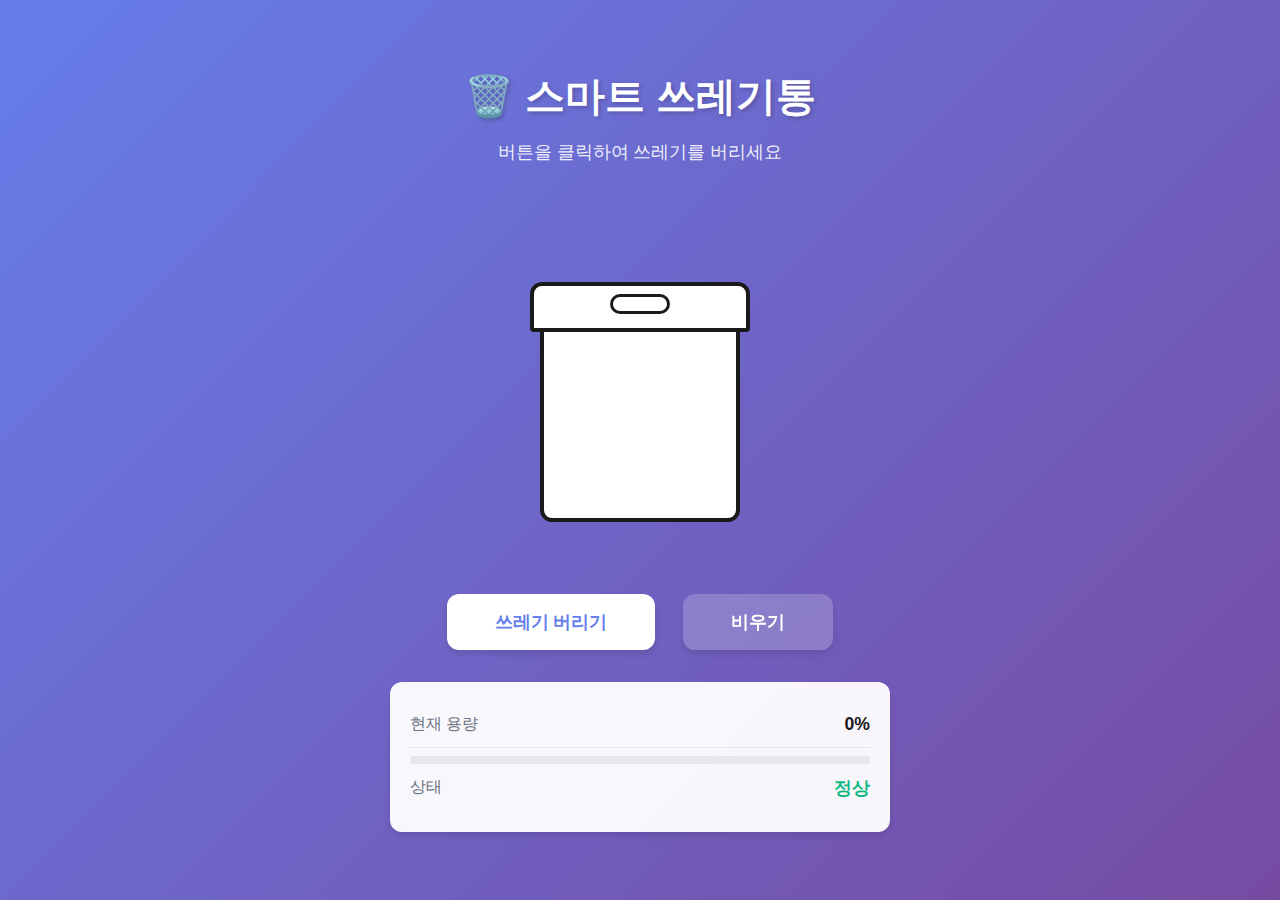
<file: trash-animation-new/index.html>
<!DOCTYPE html>
<html lang="ko">
<head>
  <meta charset="UTF-8">
  <meta name="viewport" content="width=device-width, initial-scale=1.0">
  <title>스마트 쓰레기통</title>
  <style>
    * {
      margin: 0;
      padding: 0;
      box-sizing: border-box;
    }

    body {
      font-family: -apple-system, BlinkMacSystemFont, 'Segoe UI', Roboto, sans-serif;
      background: linear-gradient(135deg, #667eea 0%, #764ba2 100%);
      min-height: 100vh;
      display: flex;
      align-items: center;
      justify-content: center;
      padding: 20px;
    }

    .container {
      text-align: center;
      max-width: 500px;
      width: 100%;
    }

    h1 {
      color: white;
      font-size: 2.5rem;
      margin-bottom: 1rem;
      text-shadow: 2px 2px 4px rgba(0, 0, 0, 0.2);
    }

    .subtitle {
      color: rgba(255, 255, 255, 0.9);
      font-size: 1.1rem;
      margin-bottom: 3rem;
    }

    .trash-can-container {
      position: relative;
      width: 280px;
      height: 350px;
      margin: 0 auto 2rem;
    }

    /* 쓰레기통 본체 */
    .trash-can {
      position: absolute;
      bottom: 0;
      left: 50%;
      transform: translateX(-50%);
      width: 200px;
      height: 280px;
      transition: transform 0.3s ease;
    }

    .trash-can.shake {
      animation: shake 0.5s ease;
    }

    @keyframes shake {
      0%, 100% { transform: translateX(-50%) rotate(0deg); }
      25% { transform: translateX(-50%) rotate(-3deg); }
      75% { transform: translateX(-50%) rotate(3deg); }
    }

    /* 쓰레기통 몸체 */
    .trash-body {
      position: relative;
      width: 100%;
      height: 240px;
      background: white;
      border: 4px solid #1a1a1a;
      border-radius: 8px 8px 12px 12px;
      overflow: hidden;
    }

    /* 쓰레기 내용물 */
    .trash-fill {
      position: absolute;
      bottom: 0;
      left: 0;
      right: 0;
      background: linear-gradient(180deg, #9ca3af 0%, #6b7280 100%);
      transition: height 0.6s cubic-bezier(0.4, 0, 0.2, 1);
      border-radius: 0 0 8px 8px;
    }

    /* 쓰레기 표면 텍스처 */
    .trash-surface {
      position: absolute;
      top: 0;
      left: 0;
      right: 0;
      height: 30px;
      background: repeating-linear-gradient(
        45deg,
        transparent,
        transparent 10px,
        rgba(0, 0, 0, 0.1) 10px,
        rgba(0, 0, 0, 0.1) 20px
      );
      border-radius: 50% 50% 0 0;
    }

    /* 쓰레기통 뚜껑 */
    .trash-lid {
      position: absolute;
      top: 0;
      left: 50%;
      transform: translateX(-50%);
      width: 220px;
      height: 50px;
      background: white;
      border: 4px solid #1a1a1a;
      border-radius: 12px 12px 4px 4px;
      transform-origin: bottom center;
      transition: transform 0.4s cubic-bezier(0.4, 0, 0.2, 1);
      z-index: 10;
    }

    .trash-lid.open {
      transform: translateX(-50%) rotateX(-45deg) translateY(-10px);
    }

    /* 뚜껑 손잡이 */
    .lid-handle {
      position: absolute;
      top: 8px;
      left: 50%;
      transform: translateX(-50%);
      width: 60px;
      height: 20px;
      background: white;
      border: 3px solid #1a1a1a;
      border-radius: 10px;
    }

    /* 뚜껑 열림 표시 라인 */
    .lid-shine {
      position: absolute;
      top: 5px;
      left: 20px;
      right: 20px;
      display: none;
    }

    .lid-shine.active {
      display: block;
      animation: shine 0.4s ease;
    }

    @keyframes shine {
      0%, 100% { opacity: 0; }
      50% { opacity: 1; }
    }

    /* 냄새 표시 */
    .odor-lines {
      position: absolute;
      top: -60px;
      left: 50%;
      transform: translateX(-50%);
      opacity: 0;
      transition: opacity 0.3s ease;
    }

    .odor-lines.visible {
      opacity: 1;
      animation: float 2s ease-in-out infinite;
    }

    @keyframes float {
      0%, 100% { transform: translateX(-50%) translateY(0); }
      50% { transform: translateX(-50%) translateY(-10px); }
    }

    /* 떨어지는 쓰레기 */
    .falling-trash {
      position: absolute;
      top: -50px;
      left: 50%;
      transform: translateX(-50%);
      width: 40px;
      height: 40px;
      background: #6b7280;
      border: 3px solid #1a1a1a;
      border-radius: 8px;
      opacity: 0;
      pointer-events: none;
    }

    .falling-trash.active {
      animation: fall 0.8s cubic-bezier(0.4, 0, 0.6, 1) forwards;
    }

    @keyframes fall {
      0% {
        opacity: 1;
        top: -50px;
        transform: translateX(-50%) rotate(0deg);
      }
      70% {
        opacity: 1;
        top: 180px;
        transform: translateX(-50%) rotate(360deg);
      }
      100% {
        opacity: 0;
        top: 200px;
        transform: translateX(-50%) rotate(360deg) scale(0.5);
      }
    }

    /* 경고 아이콘 */
    .warning-icon {
      position: absolute;
      bottom: -20px;
      right: 20px;
      opacity: 0;
      transition: opacity 0.3s ease;
    }

    .warning-icon.visible {
      opacity: 1;
      animation: pulse 1.5s ease-in-out infinite;
    }

    @keyframes pulse {
      0%, 100% { transform: scale(1); }
      50% { transform: scale(1.1); }
    }

    /* 버튼 */
    .button {
      background: white;
      color: #667eea;
      border: none;
      padding: 16px 48px;
      font-size: 1.1rem;
      font-weight: 600;
      border-radius: 12px;
      cursor: pointer;
      box-shadow: 0 4px 6px rgba(0, 0, 0, 0.1);
      transition: all 0.3s ease;
      margin: 0 8px;
    }

    .button:hover {
      transform: translateY(-2px);
      box-shadow: 0 6px 12px rgba(0, 0, 0, 0.15);
    }

    .button:active {
      transform: translateY(0);
    }

    .button:disabled {
      opacity: 0.5;
      cursor: not-allowed;
    }

    .button.secondary {
      background: rgba(255, 255, 255, 0.2);
      color: white;
      backdrop-filter: blur(10px);
    }

    /* 상태 표시 */
    .status {
      background: rgba(255, 255, 255, 0.95);
      padding: 20px;
      border-radius: 12px;
      margin-top: 2rem;
      box-shadow: 0 4px 6px rgba(0, 0, 0, 0.1);
    }

    .status-item {
      display: flex;
      justify-content: space-between;
      align-items: center;
      padding: 12px 0;
      border-bottom: 1px solid #e5e7eb;
    }

    .status-item:last-child {
      border-bottom: none;
    }

    .status-label {
      color: #6b7280;
      font-weight: 500;
    }

    .status-value {
      color: #1a1a1a;
      font-weight: 600;
      font-size: 1.1rem;
    }

    .progress-bar {
      width: 100%;
      height: 8px;
      background: #e5e7eb;
      border-radius: 4px;
      overflow: hidden;
      margin-top: 8px;
    }

    .progress-fill {
      height: 100%;
      background: linear-gradient(90deg, #667eea 0%, #764ba2 100%);
      transition: width 0.6s cubic-bezier(0.4, 0, 0.2, 1);
      border-radius: 4px;
    }

    .buttons {
      display: flex;
      justify-content: center;
      flex-wrap: wrap;
      gap: 12px;
    }

    @media (max-width: 640px) {
      h1 {
        font-size: 2rem;
      }

      .trash-can-container {
        width: 240px;
        height: 300px;
      }

      .trash-can {
        width: 160px;
        height: 240px;
      }

      .trash-body {
        height: 200px;
      }

      .trash-lid {
        width: 180px;
        height: 40px;
      }

      .button {
        padding: 12px 32px;
        font-size: 1rem;
      }
    }
  </style>
</head>
<body>
  <div class="container">
    <h1>🗑️ 스마트 쓰레기통</h1>
    <p class="subtitle">버튼을 클릭하여 쓰레기를 버리세요</p>

    <div class="trash-can-container">
      <!-- 떨어지는 쓰레기 -->
      <div class="falling-trash" id="fallingTrash"></div>

      <!-- 냄새 표시 -->
      <svg class="odor-lines" id="odorLines" width="80" height="60" viewBox="0 0 80 60">
        <path d="M 20 50 Q 20 30, 25 20" stroke="#9ca3af" stroke-width="3" fill="none" stroke-linecap="round"/>
        <path d="M 40 50 Q 40 25, 45 10" stroke="#9ca3af" stroke-width="3" fill="none" stroke-linecap="round"/>
        <path d="M 60 50 Q 60 30, 55 20" stroke="#9ca3af" stroke-width="3" fill="none" stroke-linecap="round"/>
      </svg>

      <!-- 쓰레기통 -->
      <div class="trash-can" id="trashCan">
        <!-- 뚜껑 -->
        <div class="trash-lid" id="trashLid">
          <div class="lid-handle"></div>
          <svg class="lid-shine" id="lidShine" width="180" height="10" viewBox="0 0 180 10">
            <line x1="20" y1="5" x2="50" y2="5" stroke="#1a1a1a" stroke-width="2" stroke-linecap="round"/>
            <line x1="130" y1="5" x2="160" y2="5" stroke="#1a1a1a" stroke-width="2" stroke-linecap="round"/>
          </svg>
        </div>

        <!-- 몸체 -->
        <div class="trash-body">
          <div class="trash-fill" id="trashFill">
            <div class="trash-surface"></div>
          </div>
        </div>

        <!-- 경고 아이콘 -->
        <svg class="warning-icon" id="warningIcon" width="50" height="50" viewBox="0 0 50 50">
          <path d="M 25 5 L 45 40 L 5 40 Z" fill="#fbbf24" stroke="#1a1a1a" stroke-width="3"/>
          <text x="25" y="35" text-anchor="middle" font-size="24" font-weight="bold" fill="#1a1a1a">!</text>
        </svg>
      </div>
    </div>

    <div class="buttons">
      <button class="button" id="addTrashBtn" onclick="addTrash()">
        쓰레기 버리기
      </button>
      <button class="button secondary" id="emptyBtn" onclick="emptyTrash()">
        비우기
      </button>
    </div>

    <div class="status">
      <div class="status-item">
        <span class="status-label">현재 용량</span>
        <span class="status-value" id="fillLevel">0%</span>
      </div>
      <div class="progress-bar">
        <div class="progress-fill" id="progressFill"></div>
      </div>
      <div class="status-item">
        <span class="status-label">상태</span>
        <span class="status-value" id="statusText">정상</span>
      </div>
    </div>
  </div>

  <script>
    let fillPercentage = 0;
    const maxFill = 100;
    const fillIncrement = 15;

    const trashCan = document.getElementById('trashCan');
    const trashLid = document.getElementById('trashLid');
    const trashFill = document.getElementById('trashFill');
    const fallingTrash = document.getElementById('fallingTrash');
    const odorLines = document.getElementById('odorLines');
    const warningIcon = document.getElementById('warningIcon');
    const lidShine = document.getElementById('lidShine');
    const addTrashBtn = document.getElementById('addTrashBtn');
    const fillLevel = document.getElementById('fillLevel');
    const statusText = document.getElementById('statusText');
    const progressFill = document.getElementById('progressFill');

    function addTrash() {
      if (fillPercentage >= maxFill) {
        alert('쓰레기통이 가득 찼습니다! 비워주세요.');
        return;
      }

      // 버튼 비활성화
      addTrashBtn.disabled = true;

      // 뚜껑 열기
      trashLid.classList.add('open');
      lidShine.classList.add('active');

      // 쓰레기 떨어지기
      setTimeout(() => {
        fallingTrash.classList.add('active');
      }, 200);

      // 쓰레기통 흔들림
      setTimeout(() => {
        trashCan.classList.add('shake');
        fallingTrash.classList.remove('active');
      }, 800);

      // 채우기
      setTimeout(() => {
        fillPercentage = Math.min(fillPercentage + fillIncrement, maxFill);
        updateTrashCan();
        trashCan.classList.remove('shake');
      }, 1300);

      // 뚜껑 닫기
      setTimeout(() => {
        trashLid.classList.remove('open');
        lidShine.classList.remove('active');
        addTrashBtn.disabled = false;
      }, 1600);
    }

    function emptyTrash() {
      fillPercentage = 0;
      updateTrashCan();
    }

    function updateTrashCan() {
      // 높이 업데이트
      const fillHeight = (fillPercentage / maxFill) * 200; // 200px = trash-body height
      trashFill.style.height = fillHeight + 'px';

      // 퍼센트 표시
      fillLevel.textContent = fillPercentage + '%';
      progressFill.style.width = fillPercentage + '%';

      // 냄새 표시 (60% 이상)
      if (fillPercentage >= 60) {
        odorLines.classList.add('visible');
      } else {
        odorLines.classList.remove('visible');
      }

      // 경고 표시 (80% 이상)
      if (fillPercentage >= 80) {
        warningIcon.classList.add('visible');
        statusText.textContent = '⚠️ 거의 가득참';
        statusText.style.color = '#f59e0b';
      } else if (fillPercentage >= 60) {
        warningIcon.classList.remove('visible');
        statusText.textContent = '주의 필요';
        statusText.style.color = '#f59e0b';
      } else {
        warningIcon.classList.remove('visible');
        statusText.textContent = '정상';
        statusText.style.color = '#10b981';
      }

      // 가득 참
      if (fillPercentage >= maxFill) {
        statusText.textContent = '🚨 가득참';
        statusText.style.color = '#ef4444';
      }
    }

    // 초기화
    updateTrashCan();
  </script>
</body>
</html>
</file>
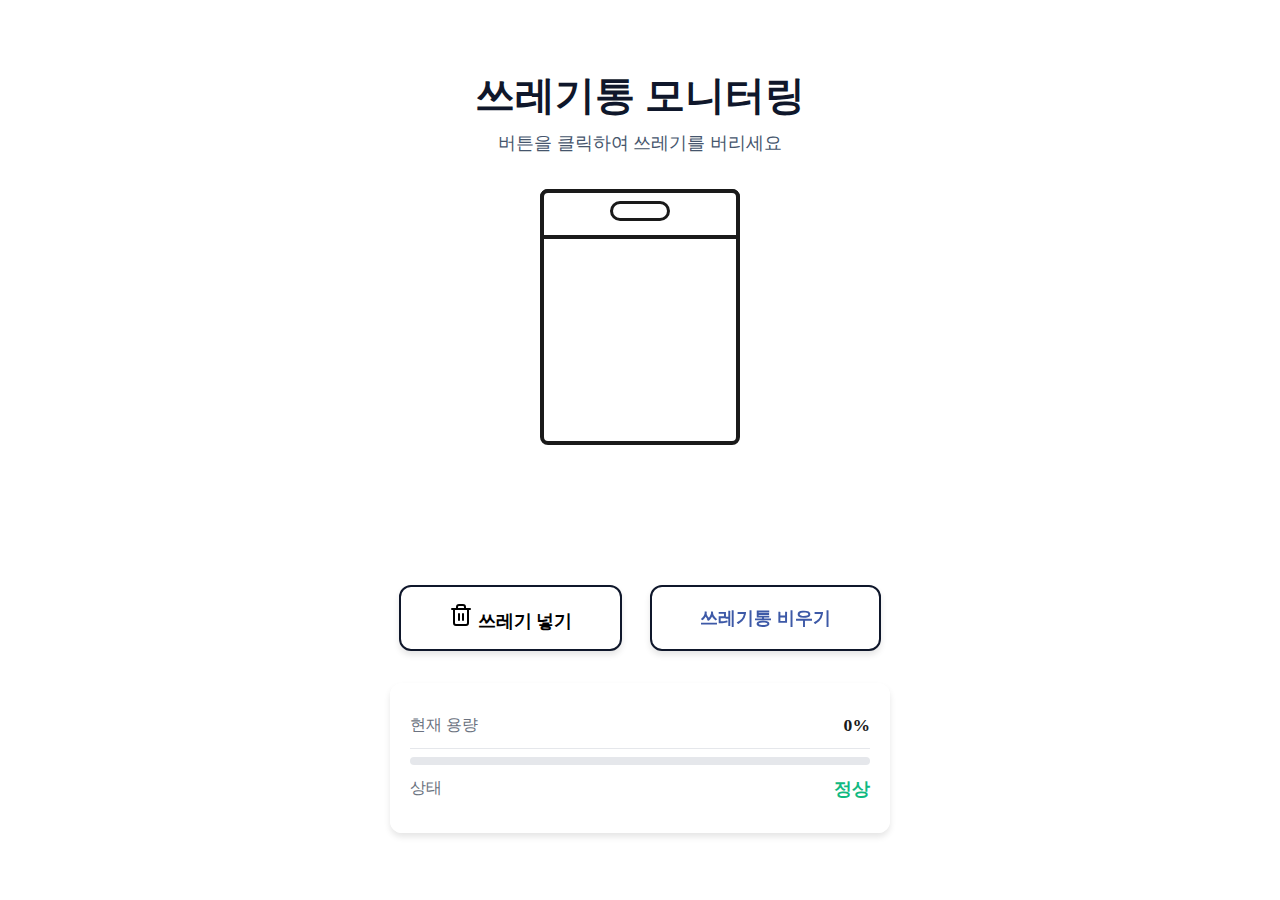
<file: trash-animation/index.html>
<!DOCTYPE html>
<html lang="ko">
<head>
  <meta charset="UTF-8">
  <meta name="viewport" content="width=device-width, initial-scale=1.0">
  <title>스마트 쓰레기통</title>
  <style>
    * {
      margin: 0;
      padding: 0;
      box-sizing: border-box;
    }

    body {
      /* font-family: -apple-system, BlinkMacSystemFont, 'Segoe UI', Roboto, sans-serif; */
      /* background: linear-gradient(135deg, #667eea 0%, #764ba2 100%); */
      min-height: 100vh;
      display: flex;
      align-items: center;
      justify-content: center;
      padding: 20px;
    }

    .container {
      text-align: center;
      max-width: 500px;
      width: 100%;
    }

    h1 {
      color: white;
      font-size: 2.5rem;
      /* margin-bottom: 1rem; */
      margin-bottom: 8px;
      color: #0f172b;
    }

    .subtitle {
      color: #45556c;
      font-size: 1.1rem;
      margin-bottom: 3rem;
    }

    .trash-can-container {
      position: relative;
      width: 280px;
      height: 350px;
      margin: 0 auto 2rem;
    }

    /* 쓰레기통 본체 */
    .trash-can {
      position: absolute;
      bottom: 24%;
      left: 50%;
      transform: translateX(-50%);
      width: 200px;
      height: 280px;
      transition: transform 0.3s ease;
    }

    .trash-can.shake {
      animation: shake 0.5s ease;
    }

    @keyframes shake {
      0%, 100% { transform: translateX(-50%) rotate(0deg); }
      25% { transform: translateX(-50%) rotate(-3deg); }
      75% { transform: translateX(-50%) rotate(3deg); }
    }

    /* 쓰레기통 몸체 */
    .trash-body {
      position: relative;
      width: 100%;
      height: 256px;
      background: white;
      border: 4px solid #1a1a1a;
      border-radius: 8px;
      overflow: hidden;
    }

    /* 쓰레기 내용물 */
    .trash-fill {
      position: absolute;
      bottom: 0;
      left: 0;
      right: 0;
      background: linear-gradient(180deg, #9ca3af 0%, #6b7280 100%);
      transition: height 0.6s cubic-bezier(0.4, 0, 0.2, 1);
      border-radius: 0 0 8px 8px;
    }

    /* 쓰레기 표면 텍스처 */
    .trash-surface {
      position: absolute;
      top: 0;
      left: 0;
      right: 0;
      height: 30px;
      background: repeating-linear-gradient(
        45deg,
        transparent,
        transparent 10px,
        rgba(0, 0, 0, 0.1) 10px,
        rgba(0, 0, 0, 0.1) 20px
      );
      border-radius: 50% 50% 0 0;
    }

    /* 쓰레기통 뚜껑 */
    .trash-lid {
      position: absolute;
      top: 0;
      left: 50%;
      transform: translateX(-50%);
      width: 100%;
      height: 50px;
      background: white;
      border: 4px solid #1a1a1a;
      border-radius: 8px 8px 0px 0px;
      transform-origin: bottom center;
      transition: transform 0.4s cubic-bezier(0.4, 0, 0.2, 1);
      z-index: 10;
    }

    .trash-lid.open {
      transform: translateX(-50%) rotateX(-45deg) translateY(-10px);
    }

    /* 뚜껑 손잡이 */
    .lid-handle {
      position: absolute;
      top: 8px;
      left: 50%;
      transform: translateX(-50%);
      width: 60px;
      height: 20px;
      background: white;
      border: 3px solid #1a1a1a;
      border-radius: 10px;
    }

    /* 뚜껑 열림 표시 라인 */
    .lid-shine {
      position: absolute;
      top: 5px;
      left: 20px;
      right: 20px;
      display: none;
    }

    .lid-shine.active {
      display: block;
      animation: shine 0.4s ease;
    }

    @keyframes shine {
      0%, 100% { opacity: 0; }
      50% { opacity: 1; }
    }

    /* 냄새 표시 */
    .odor-lines {
      position: absolute;
      top: -60px;
      left: 50%;
      transform: translateX(-50%);
      opacity: 0;
      transition: opacity 0.3s ease;
    }

    .odor-lines.visible {
      opacity: 1;
      animation: float 2s ease-in-out infinite;
    }

    @keyframes float {
      0%, 100% { transform: translateX(-50%) translateY(0); }
      50% { transform: translateX(-50%) translateY(-10px); }
    }

    /* 떨어지는 쓰레기 */
    .falling-trash {
      position: absolute;
      top: -50px;
      left: 50%;
      transform: translateX(-50%);
      width: 40px;
      height: 40px;
      background: #6b7280;
      border: 3px solid #1a1a1a;
      border-radius: 8px;
      opacity: 0;
      pointer-events: none;
    }

    .falling-trash.active {
      animation: fall 0.8s cubic-bezier(0.4, 0, 0.6, 1) forwards;
    }

    @keyframes fall {
      0% {
        opacity: 1;
        top: -50px;
        transform: translateX(-50%) rotate(0deg);
      }
      70% {
        opacity: 1;
        top: 180px;
        transform: translateX(-50%) rotate(360deg);
      }
      100% {
        opacity: 0;
        top: 200px;
        transform: translateX(-50%) rotate(360deg) scale(0.5);
      }
    }

    /* 경고 아이콘 */
    .warning-icon {
      position: absolute;
      bottom: -20px;
      right: 20px;
      opacity: 0;
      transition: opacity 0.3s ease;
    }

    .warning-icon.visible {
      opacity: 1;
      animation: pulse 1.5s ease-in-out infinite;
    }

    @keyframes pulse {
      0%, 100% { transform: scale(1); }
      50% { transform: scale(1.1); }
    }

    /* 버튼 */
    .button {
      border: none;
      padding: 16px 48px;
      font-size: 1.1rem;
      font-weight: 600;
      border-radius: 12px;
      cursor: pointer;
      box-shadow: 0 4px 6px rgba(0, 0, 0, 0.1);
      transition: all 0.3s ease;
      margin: 0 8px;
      border: 2px solid #0f172b;
    }

    .button:hover {
      transform: translateY(-2px);
      box-shadow: 0 6px 12px rgba(0, 0, 0, 0.15);
    }

    .button:active {
      transform: translateY(0);
    }

    .button:first-child{
      background: white;

    }

    .button:disabled {
      opacity: 0.5;
      cursor: not-allowed;
    }

    .button.secondary {
      background: white;
      /* background: rgba(255, 255, 255, 0.2); */
      color: #3d59a7;
      backdrop-filter: blur(10px);
    }

    /* 상태 표시 */
    .status {
      background: rgba(255, 255, 255, 0.95);
      padding: 20px;
      border-radius: 12px;
      margin-top: 2rem;
      box-shadow: 0 4px 6px rgba(0, 0, 0, 0.1);
    }

    .status-item {
      display: flex;
      justify-content: space-between;
      align-items: center;
      padding: 12px 0;
      border-bottom: 1px solid #e5e7eb;
    }

    .status-item:last-child {
      border-bottom: none;
    }

    .status-label {
      color: #6b7280;
      font-weight: 500;
    }

    .status-value {
      color: #1a1a1a;
      font-weight: 600;
      font-size: 1.1rem;
    }

    .progress-bar {
      width: 100%;
      height: 8px;
      background: #e5e7eb;
      border-radius: 4px;
      overflow: hidden;
      margin-top: 8px;
    }

    .progress-fill {
      height: 100%;
      /* background: linear-gradient(90deg, #667eea 0%, #764ba2 100%); */
      transition: width 0.6s cubic-bezier(0.4, 0, 0.2, 1);
      border-radius: 4px;
    }

    .buttons {
      display: flex;
      justify-content: center;
      flex-wrap: wrap;
      gap: 12px;
    }

    @media (max-width: 640px) {
      h1 {
        font-size: 2rem;
      }

      .trash-can-container {
        width: 240px;
        height: 300px;
      }

      .trash-can {
        width: 160px;
        height: 240px;
      }

      .trash-body {
        height: 200px;
      }

      .trash-lid {
        width: 180px;
        height: 40px;
      }

      .button {
        padding: 12px 32px;
        font-size: 1rem;
      }
    }
  </style>
</head>
<body>
  <div class="container">
    <h1>쓰레기통 모니터링</h1>
    <p class="subtitle">버튼을 클릭하여 쓰레기를 버리세요</p>

    <div class="trash-can-container">
      <!-- 떨어지는 쓰레기 -->
      <div class="falling-trash" id="fallingTrash"></div>

      <!-- 냄새 표시 -->
      <svg class="odor-lines" id="odorLines" width="80" height="60" viewBox="0 0 80 60">
        <path d="M 20 50 Q 20 30, 25 20" stroke="#9ca3af" stroke-width="3" fill="none" stroke-linecap="round"/>
        <path d="M 40 50 Q 40 25, 45 10" stroke="#9ca3af" stroke-width="3" fill="none" stroke-linecap="round"/>
        <path d="M 60 50 Q 60 30, 55 20" stroke="#9ca3af" stroke-width="3" fill="none" stroke-linecap="round"/>
      </svg>

      <!-- 쓰레기통 -->
      <div class="trash-can" id="trashCan">
        <!-- 뚜껑 -->
        <div class="trash-lid" id="trashLid">
          <div class="lid-handle"></div>
          <svg class="lid-shine" id="lidShine" width="180" height="10" viewBox="0 0 180 10">
            <line x1="20" y1="5" x2="50" y2="5" stroke="#1a1a1a" stroke-width="2" stroke-linecap="round"/>
            <line x1="130" y1="5" x2="160" y2="5" stroke="#1a1a1a" stroke-width="2" stroke-linecap="round"/>
          </svg>
        </div>

        <!-- 몸체 -->
        <div class="trash-body">
          <div class="trash-fill" id="trashFill">
            <div class="trash-surface"></div>
          </div>
        </div>
        
        
        <!-- 경고 아이콘 -->
        <svg class="warning-icon" id="warningIcon" width="50" height="50" viewBox="0 0 50 50">
          <path d="M 25 5 L 45 40 L 5 40 Z" fill="#fbbf24" stroke="#1a1a1a" stroke-width="3"/>
          <text x="25" y="35" text-anchor="middle" font-size="24" font-weight="bold" fill="#1a1a1a">!</text>
        </svg>
      </div>
    </div>

    <div class="buttons">
      <button class="button" id="addTrashBtn" onclick="addTrash()">
        <svg  width="24" height="24" viewBox="0 0 24 24" fill="none" stroke="currentColor" stroke-width="2" stroke-linecap="round" stroke-linejoin="round" class="lucide lucide-trash2 mr-2 h-5 w-5">
          <path d="M3 6h18"></path>
          <path d="M19 6v14c0 1-1 2-2 2H7c-1 0-2-1-2-2V6"></path>
          <path d="M8 6V4c0-1 1-2 2-2h4c1 0 2 1 2 2v2"></path>
          <line x1="10" x2="10" y1="11" y2="17"></line><line x1="14" x2="14" y1="11" y2="17"></line>
        </svg>
        쓰레기 넣기
      </button>
      <button class="button secondary" id="emptyBtn" onclick="emptyTrash()">
        쓰레기통 비우기
      </button>
    </div>

    <div class="status">
      <div class="status-item">
        <span class="status-label">현재 용량</span>
        <span class="status-value" id="fillLevel">0%</span>
      </div>
      <div class="progress-bar">
        <div class="progress-fill" id="progressFill"></div>
      </div>
      <div class="status-item">
        <span class="status-label">상태</span>
        <span class="status-value" id="statusText">정상</span>
      </div>
    </div>
  </div>

  <script>
    let fillPercentage = 0;
    const maxFill = 100;
    const fillIncrement = 15;

    const trashCan = document.getElementById('trashCan');
    const trashLid = document.getElementById('trashLid');
    const trashFill = document.getElementById('trashFill');
    const fallingTrash = document.getElementById('fallingTrash');
    const odorLines = document.getElementById('odorLines');
    const warningIcon = document.getElementById('warningIcon');
    const lidShine = document.getElementById('lidShine');
    const addTrashBtn = document.getElementById('addTrashBtn');
    const fillLevel = document.getElementById('fillLevel');
    const statusText = document.getElementById('statusText');
    const progressFill = document.getElementById('progressFill');

    function addTrash() {
      if (fillPercentage >= maxFill) {
        alert('쓰레기통이 가득 찼습니다! 비워주세요.');
        return;
      }

      // 버튼 비활성화
      addTrashBtn.disabled = true;

      // 뚜껑 열기
      trashLid.classList.add('open');
      lidShine.classList.add('active');

      // 쓰레기 떨어지기
      setTimeout(() => {
        fallingTrash.classList.add('active');
      }, 200);

      // 쓰레기통 흔들림
      setTimeout(() => {
        trashCan.classList.add('shake');
        fallingTrash.classList.remove('active');
      }, 800);

      // 채우기
      setTimeout(() => {
        fillPercentage = Math.min(fillPercentage + fillIncrement, maxFill);
        updateTrashCan();
        trashCan.classList.remove('shake');
      }, 1300);

      // 뚜껑 닫기
      setTimeout(() => {
        trashLid.classList.remove('open');
        lidShine.classList.remove('active');
        addTrashBtn.disabled = false;
      }, 1600);
    }

    function emptyTrash() {
      fillPercentage = 0;
      updateTrashCan();
    }

    function updateTrashCan() {
      // 높이 업데이트
      const fillHeight = (fillPercentage / maxFill) * 200; // 200px = trash-body height
      trashFill.style.height = fillHeight + 'px';

      // 퍼센트 표시
      fillLevel.textContent = fillPercentage + '%';
      progressFill.style.width = fillPercentage + '%';

      // 냄새 표시 (60% 이상)
      if (fillPercentage >= 60) {
        odorLines.classList.add('visible');
      } else {
        odorLines.classList.remove('visible');
      }

      // 경고 표시 (80% 이상)
      if (fillPercentage >= 80) {
        warningIcon.classList.add('visible');
        statusText.textContent = '⚠️ 거의 가득참';
        statusText.style.color = '#f59e0b';
      } else if (fillPercentage >= 60) {
        warningIcon.classList.remove('visible');
        statusText.textContent = '주의 필요';
        statusText.style.color = '#f59e0b';
      } else {
        warningIcon.classList.remove('visible');
        statusText.textContent = '정상';
        statusText.style.color = '#10b981';
      }

      // 가득 참
      if (fillPercentage >= maxFill) {
        statusText.textContent = '🚨 가득참';
        statusText.style.color = '#ef4444';
      }
    }

    // 초기화
    updateTrashCan();
  </script>
</body>
</html>
</file>
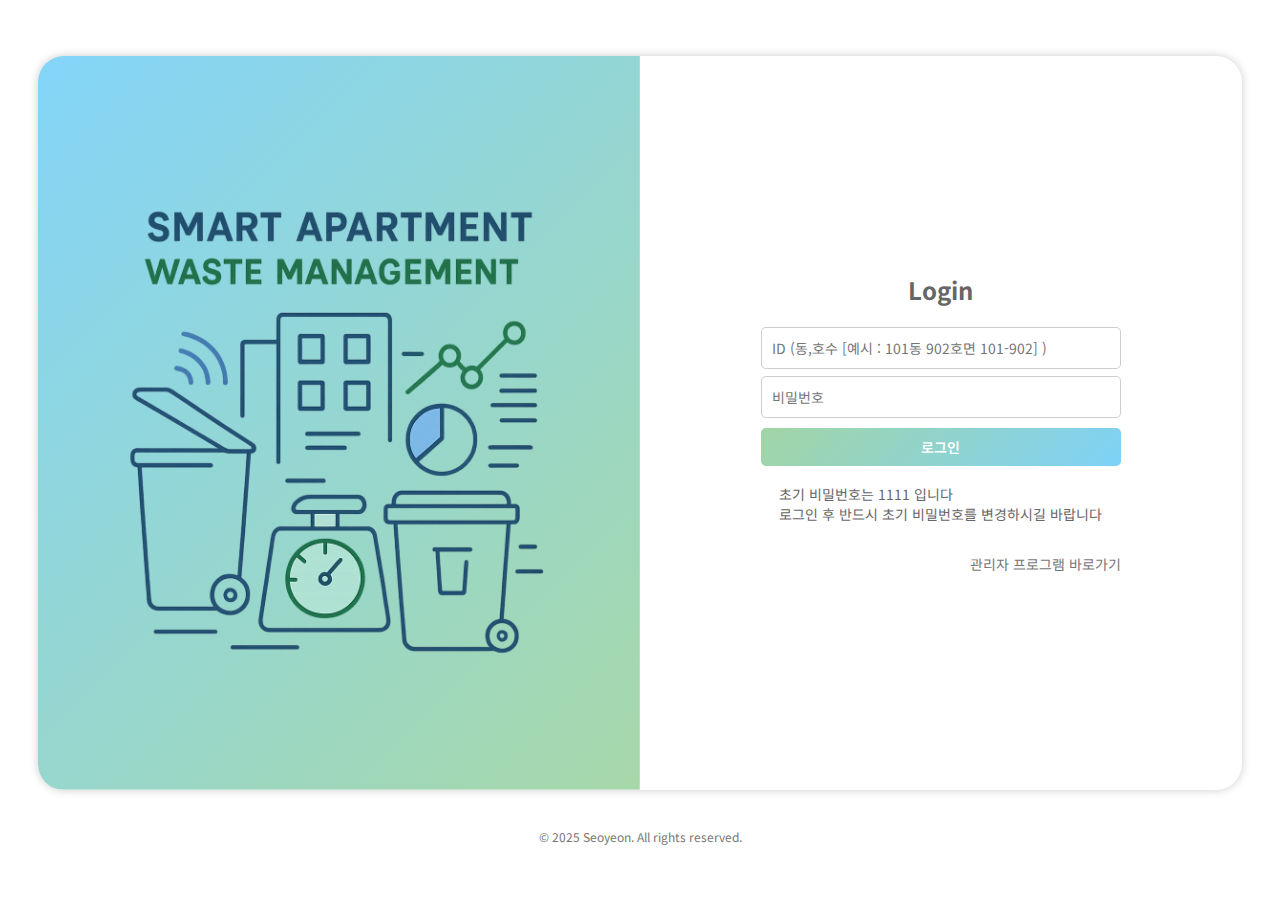
<file: 2025_스마트클린_html/2025_스마트클린_html/index.html>
<!DOCTYPE html>
<html lang="ko">
<head>
	<meta charset="UTF-8">
	<meta name="viewport" content="width=device-width, initial-scale=1.0">
	<title>Smart Clean : 로그인</title>
	<link rel="stylesheet" href="./style/default.css">
	<link rel="stylesheet" href="./style/login.css">
</head>
<body>
	<div class="wrap">
		<div class="inner-wrap">
			<div class="right-box"></div>

			<div class="left-box">
				<form action="#" method="get" name="frm">
					<div class="login-title">
						<h5>Login</h5>
					</div>
					<input type="text" name="inpId" placeholder="ID (동,호수 [예시 : 101동 902호면 101-902] )">
					<input type="password" name="inpPw" placeholder="비밀번호">
				
					<input type="submit" value="로그인" onclick="return check()">
					<!-- <input type="button" value="비밀번호 변경하기" onclick="reg()"> -->

					<div class="pw-alert">
						<p>초기 비밀번호는 1111 입니다</p>
						<p>
							로그인 후 반드시 초기 비밀번호를 변경하시길 바랍니다
						</p>
					</div>

					<a href="manager-login.html">
						관리자 프로그램 바로가기
					</a>
				</form>	
			</div>
		</div>
	</div>
	<footer>
		<p>&copy; 2025 Seoyeon. All rights reserved.</p>
	</footer>
	




	<script>
		function reg(){ location.href="#"; }
		
		function check(){
			
			if(document.frm.inpId.value.length==0){
				alert("아이디를 입력해야 합니다");
				document.frm.inpId.focus();
				return false;
				// 리턴 false를 반환하면 그 이후의 동작 안됨 - 즉 제출안됨
				// 그래서 onclick을 쓸 때 return을 한번 더 잡아줌
			}
			if(document.frm.inpPw.value==""){
				alert("비밀번호를 입력해야 합니다");
				document.frm.inpPw.focus();
				return false;
			}
			
			return true;
			
		}
	</script>
</body>
</html>
</file>
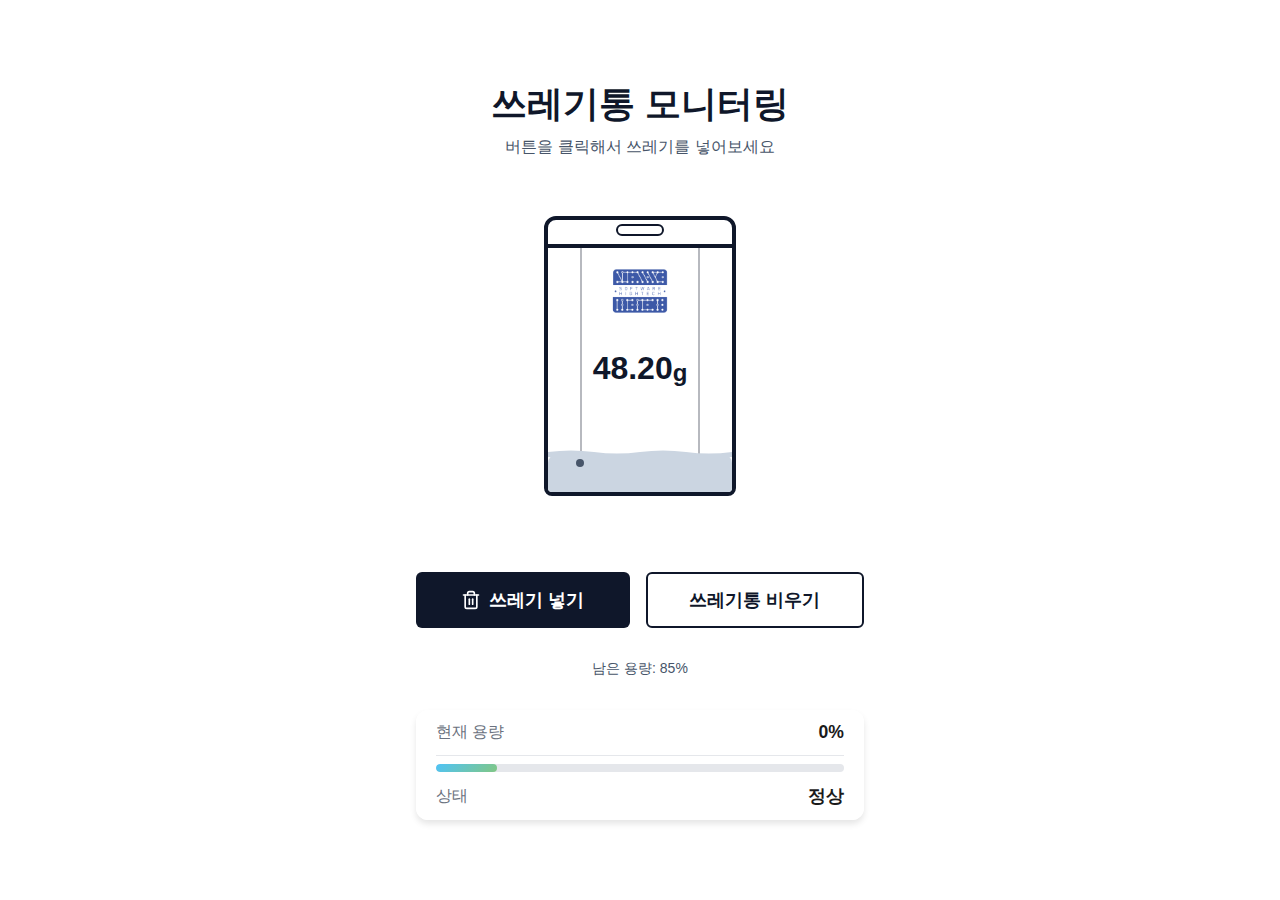
<file: trash-animation-00/trash.html>
<!DOCTYPE html>
<html lang="ko">
<head>
  <meta charset="UTF-8">
  <meta name="viewport" content="width=device-width, initial-scale=1.0">
  <title>쓰레기통 모니터링</title>
  <link rel="stylesheet" href="trash.css">
</head>
<body>
  <div class="container">
    <div class="content">
      <div class="header">
        <h1>쓰레기통 모니터링</h1>
        <p>버튼을 클릭해서 쓰레기를 넣어보세요</p>
      </div>

      <div class="trash-can-wrapper">
        <!-- Falling trash items container -->
        <div id="fallingTrashContainer"></div>

        <svg class="odor-lines" id="odorLines" width="80" height="60" viewBox="0 0 80 60">
          <path d="M 20 50 Q 20 30, 25 20" stroke="#9ca3af" stroke-width="3" fill="none" stroke-linecap="round"/>
          <path d="M 40 50 Q 40 25, 45 10" stroke="#9ca3af" stroke-width="3" fill="none" stroke-linecap="round"/>
          <path d="M 60 50 Q 60 30, 55 20" stroke="#9ca3af" stroke-width="3" fill="none" stroke-linecap="round"/>
        </svg>

        <div class="trash-can-container">
          <!-- 뚜껑 -->
          <div id="trashLid" class="trash-lid">
            <div class="lid-handle"></div>
            <!-- 연기 -->
            <div id="odorLines" class="odor-lines" style="display: none;">
              <div class="odor-line odor-line-1"></div>
              <div class="odor-line odor-line-2"></div>
            </div>
          </div>

          <!-- 몸체 -->
          <div id="trashCan" class="trash-can">
            <!-- Vertical lines -->
            <div class="trash-logo"></div>
            <div class="vertical-line left"></div>
            <div class="vertical-line right"></div>

            <!-- 채워진 요소 -->
            <div id="fillLevel" class="fill-level">
              <!-- Wavy top surface -->
              <svg class="wave-surface" height="10" viewBox="0 0 200 10" preserveAspectRatio="none">
                <path d="M0,5 Q25,2 50,5 T100,5 T150,5 T200,5 L200,10 L0,10 Z" fill="#cbd5e1" />
              </svg>
              <!-- Trash particles -->
              <div id="trashParticles"></div>
            </div>

            <!-- 채워진양 n% -->
            <div class="percentage-display">
              <div id="percentageText">0</div>
              <span>g</span>
            </div>
          </div>

          <!-- Warning icon -->
          <div id="warningIcon" class="warning-icon" style="display: none;">
            <svg width="48" height="48" viewBox="0 0 24 24" fill="white" stroke="currentColor" stroke-width="3">
              <path d="M10.29 3.86L1.82 18a2 2 0 0 0 1.71 3h16.94a2 2 0 0 0 1.71-3L13.71 3.86a2 2 0 0 0-3.42 0z"></path>
            </svg>
            <div class="warning-exclamation">!</div>
          </div>

          <!-- Shake lines -->
          <div id="shakeLines" class="shake-lines" style="display: none;">
            <div class="shake-line-group left">
              <div class="shake-line"></div>
              <div class="shake-line"></div>
              <div class="shake-line"></div>
            </div>
            <div class="shake-line-group right">
              <div class="shake-line"></div>
              <div class="shake-line"></div>
              <div class="shake-line"></div>
            </div>
          </div>
        </div>
      </div>

      <!-- Buttons -->
      <div class="button-group">
        <button id="fillButton" class="btn btn-primary">
          <svg class="btn-icon" width="24" height="24" viewBox="0 0 24 24" fill="none" stroke="currentColor" stroke-width="2" stroke-linecap="round" stroke-linejoin="round" class="lucide lucide-trash2 mr-2 h-5 w-5">
            <path d="M3 6h18"></path>
            <path d="M19 6v14c0 1-1 2-2 2H7c-1 0-2-1-2-2V6"></path>
            <path d="M8 6V4c0-1 1-2 2-2h4c1 0 2 1 2 2v2"></path>
            <line x1="10" x2="10" y1="11" y2="17"></line><line x1="14" x2="14" y1="11" y2="17"></line>
          </svg>
          쓰레기 넣기
        </button>
        <button id="emptyButton" class="btn btn-secondary">
          쓰레기통 비우기
        </button>
      </div>

      <!-- Status text -->
      <div id="statusText" class="status-text">
        남은 용량: 100%
      </div>
      
    <div class="status">
      <div class="status-item">
        <span class="status-label">현재 용량</span>
        <span class="status-value" id="fillLevel">0%</span>
      </div>
      <div class="progress-bar">
        <div class="progress-fill" id="progressFill"></div>
      </div>
      <div class="status-item">
        <span class="status-label">상태</span>
        <span class="status-value" id="statusText">정상</span>
      </div>
    </div>
  </div>

    </div>
  </div>

  <script src="trash_script.js"></script>
</body>
</html>
</file>
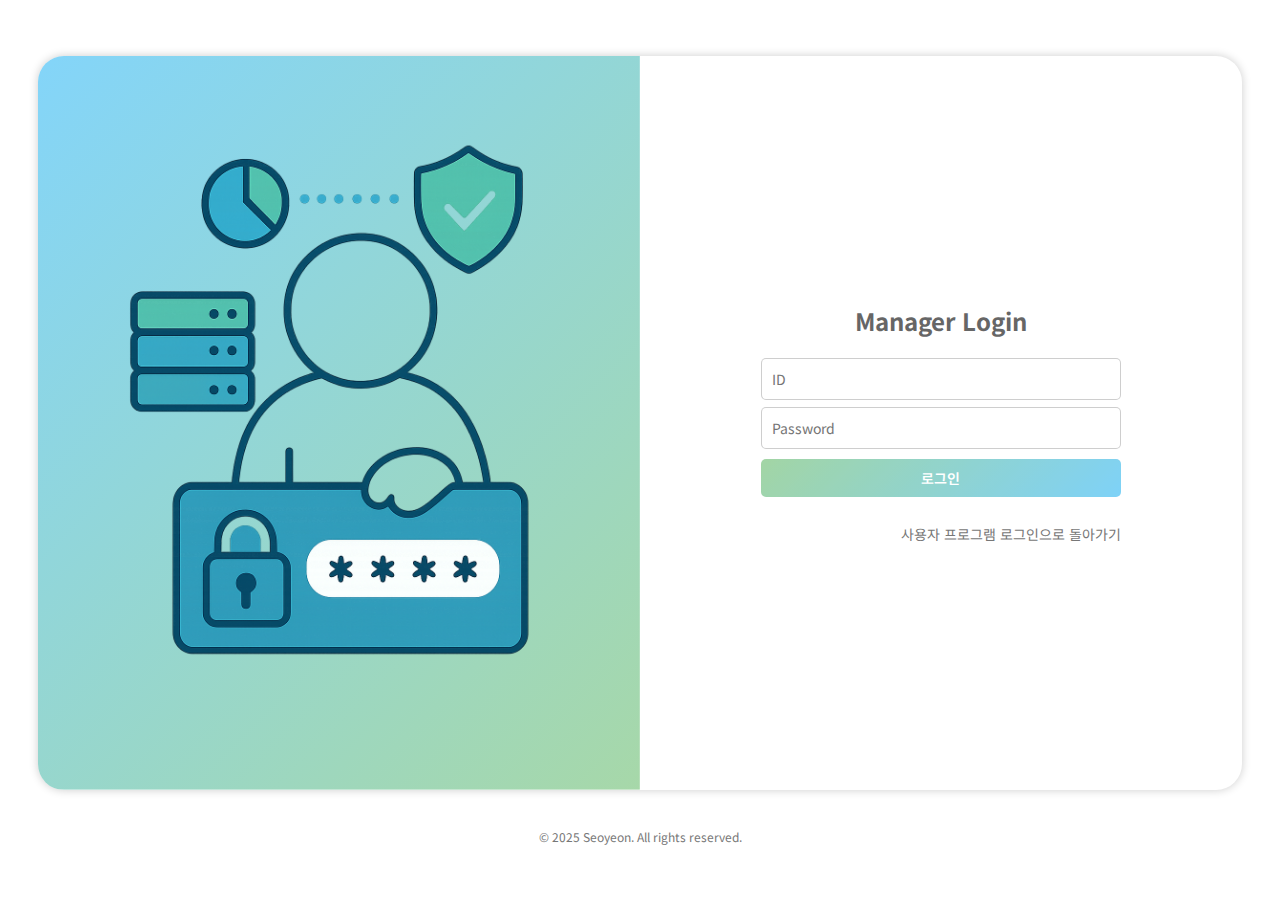
<file: 2025_스마트클린_html/2025_스마트클린_html/manager-login.html>
<!DOCTYPE html>
<html lang="ko">
<head>
	<meta charset="UTF-8">
	<meta name="viewport" content="width=device-width, initial-scale=1.0">
	<title>Smart Clean : 관리자 로그인</title>
	<link rel="stylesheet" href="./style/default.css">
	<link rel="stylesheet" href="./style/login.css">
	<link rel="stylesheet" href="./style/manager-login.css">
</head>
<body>
	<div class="wrap">
		<div class="inner-wrap">
			<div class="right-box"></div>

			<div class="left-box">
				<form action="#" method="get" name="frm">
					<div class="login-title">
						<h5>Manager Login</h5>
					</div>
					<input type="text" name="inpId" placeholder="ID">
					<input type="password" name="inpPw" placeholder="Password">
				
					<input type="submit" value="로그인" onclick="return check()">
					<a href="index.html">
						사용자 프로그램 로그인으로 돌아가기
					</a>
				</form>	
			</div>
		</div>
	</div>
	<footer>
		<p>&copy; 2025 Seoyeon. All rights reserved.</p>
	</footer>
	<script src="./js/loginCheck.js"></script>
</body>
</html>
</file>
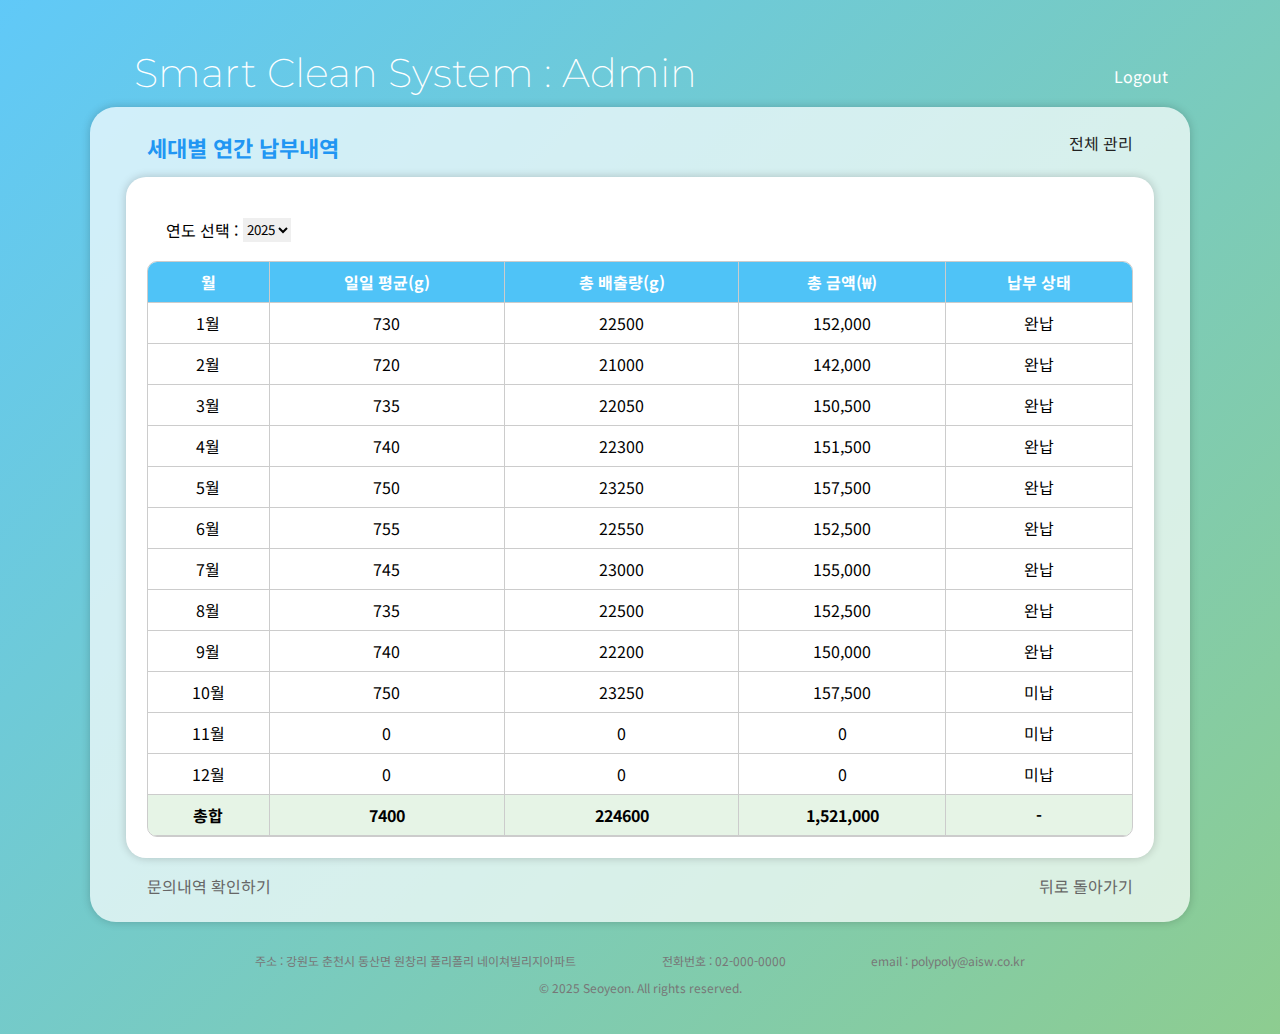
<file: 2025_스마트클린_html/2025_스마트클린_html/paidCheck-manager.html>
<!DOCTYPE html>
<html lang="ko">
<head>
    <meta charset="UTF-8">
    <meta name="viewport" content="width=device-width, initial-scale=1.0">
    <title>Smart Clean : 전체 납부내역 확인</title>
    <link rel="stylesheet" href="./style/default.css">
    <link rel="stylesheet" href="./style/detailPage.css">
    <link rel="stylesheet" href="./style/paidDetail-manager.css">
</head>
<body>

    <div class="wrap">
        <div>
            <h1>Smart Clean System : Admin</h1>    
            <div class="logout">
                <a href="index.html">Logout</a>
            </div>
        </div>
        <div class="inner-wrap">
            <header>
                <h2>세대별 연간 납부내역</h2>
                <p>전체 관리</p>
            </header>

            <main>
                <div class="floor01">
                    <article class="month-bill">
                        <div class="year-total">
                            <label for="yearSelect">연도 선택 : </label>
                            <select id="yearSelect" class="select-opt">
                                <option value="2024">2024</option>
                                <option value="2025" selected>2025</option>
                            </select>
                        </div>

                        <table class="monthly-waste">
                            <thead>
                                <tr>
                                    <th>월</th>
                                    <th>일일 평균(g)</th>
                                    <th>총 배출량(g)</th>
                                    <th>총 금액(₩)</th>
                                    <th>납부 상태</th>
                                </tr>
                            </thead>
                            <tbody>
                                <!-- JS에서 생성 -->
                            </tbody>
                            <tfoot>
                                <tr class="total-row">
                                    <td>총합</td>
                                    <td>0</td>
                                    <td>0</td>
                                    <td>0</td>
                                    <td>-</td>
                                </tr>
                            </tfoot>
                        </table>
                    </article>
                </div>

                <div class="floor03">
                    <a href="#" class="noti">
                        문의내역 확인하기
                    </a>
                    <a href="smart-manager.html" class="ask">
                        뒤로 돌아가기
                    </a>
                </div>

            </main>
        </div>

        <footer>
            <div class="footer-inner">
                <p>주소 : 강원도 춘천시 동산면 원창리 폴리폴리 네이쳐빌리지아파트</p>
                <p>전화번호 : 02-000-0000</p>
                <p>email : polypoly@aisw.co.kr</p>
            </div>
            <p>&copy; 2025 Seoyeon. All rights reserved.</p>
        </footer>
    </div>
    <script src="./js/yearPaidSelect.js"></script>
</body>
</html>
</file>
<file: 2025_스마트클린_html/2025_스마트클린_html/style/default.css>
/* default.css  */
@charset utf8;

/* Fonts */

/* Google Fonts : Noto Sans KR */
@import url('https://fonts.googleapis.com/css2?family=Noto+Sans+KR:wght@100..900&display=swap');

/* Google Fonts : Montserrat */
@import url('https://fonts.googleapis.com/css2?family=Montserrat:ital,wght@0,100..900;1,100..900&display=swap');

/* Reset */
html, body{ height: 100%; }
body{ background: #fff; }
body,header,div,article,section,nav,footer,h1,h2,h3,h4,h5,h6,ul,li,fieldset,legend,p,input,form{ margin: 0; padding: 0; font-family: 'Noto Sans KR'; box-sizing: border-box; }
h1,h2,h3,h4,h5,h6,input,button{ font-size: 14px; color: #222; }
button, input, select, textarea{ box-sizing: inherit; font-family: inherit;}
ul,li,ol{ list-style: none; color:#222; }
a, input[type=submit], input[type=button]{ text-decoration: none; color: #222; transition:0.5s; }
a:hover, input[type=submit], input[type=button]{ opacity: 0.8; }
fieldset{ border: none; }
img { vertical-align:top; }
table { border-collapse:collapse; }
p{ color: #222; }

html{ scroll-behavior: smooth; }

/* web Accessibility */
.skip_navigation a{ position: absolute; top:-9999px; }
.skip_navigation a:focus{ outline: 2px dashed hotpink;
	color: #fff;
	display: block;
	width: 100%;
	height: 40px;
	line-height: 40px;
	margin: 0 auto;
	text-align: center;
	background: #222;
	position: static;
	top: 0; z-index: 10000;
	background-color: #789866;
}

.blind{ position: absolute; top: -9999px; }

footer p{
	text-align: center;
	font-size: 12px;
	color: #777;
}
</file>
<file: 2025_스마트클린_html/2025_스마트클린_html/style/login.css>
/* login.css */
body { margin: 0; padding: 0; } /* 혹시 중복 제거 */


.wrap{
	width: 100%;
	height: 90%;
	display: flex;
	justify-content: center; /* 가운데 정렬 */
	align-content: center;
	background: #fff;
	padding: 3%;
	margin-top: 18px;
}

.inner-wrap{
	width: 100%;
	display: flex;
	justify-content: center;
	align-items: center;
	box-shadow: 0px 0px 10px rgba(0, 0, 0, 0.2);	
	border-radius: 26px;
}


.right-box{
	width: 50%;
	height: 100%;
	border-radius: 26px 0 0 26px;
    background-image: url('../image/login-image2.png'), 
    	linear-gradient(135deg, rgba(79, 195, 247, 0.7), rgba(129, 199, 132, 0.7));
    background-size: contain;
    background-position: center;
    background-repeat: no-repeat;
}


.left-box{
	width: 50%;
	height: 100%;
	display: flex;
	align-items: center;
}

.left-box .login-title h5{
	padding-bottom: 20px;
	font-size: 24px;
	color: #666;
}

.left-box form{
	/*border: 1px solid #000;*/
	width: 100%;
	padding: 0px 40px;
	display: block;
	display: flex;	
  	flex-direction: column;
  	justify-content: center;
  	align-items: center;
}

.left-box input{
	margin: 0;
	width: 100%;
	max-width: 360px;
	min-height: 38px;
	max-height: 44px;
	margin-bottom: 7px;
	border: none;
	border-radius: 5px;
}

.left-box input[type = text], .left-box input[type = password]{
	height: 42px;
	padding: 0 10px;
	border: 1px solid rgba(9, 9, 9, 0.2);
}

.left-box input[type = password]{
	margin-bottom: 10px;
}

.left-box input[type = button], .left-box input[type = submit]{	
	background-image: linear-gradient(135deg, rgba(129, 199, 132, 0.9), rgba(79, 195, 247, 0.9));
	color: #fff;
	width: 100%;
	font-weight: 600;
	font-size: 14px;
	transition: background-color 0.3s, transform 0.3s;
}	

.pw-alert {
	/*border: 1px solid rgba(129, 199, 132, 1);*/
	padding: 2%;
}

.pw-alert p{
	font-size: 14px;
	color: #666;
}


.left-box a {
    text-align: right;
    width: 100%;
    max-width: 360px;
    font-size: 14px;
    color: #777;
    margin-top: 20px;    
}

.left-box a:hover{
	color: rgba(79, 195, 247, 1);
}

/* 미디어쿼리 */
@media (max-width: 768px) {
    .inner-wrap {
        flex-direction: column;
        width: 100%;
        min-width: 0;
        min-height: auto;
        align-items: stretch; 
    }

    .right-box,
    .left-box {
        width: 100%;      
        height: auto;     
        border-radius: 26px;
        margin-bottom: 20px; 
        min-width: none;
        max-width: none;
        align-content: center;
    }

    .right-box {
        background-size: cover; 
        margin-bottom: 15px;
    }

    .left-box {
        padding: 20px;
    }

    .left-box form {
        padding: 0 20px;
        align-items: center; 
    }

    .left-box input {
        width: 100%; 
    }
}
</file>
<file: trash-animation-00/trash.css>
* {
  margin: 0;
  padding: 0;
  box-sizing: border-box;
}

body {
  font-family: -apple-system, BlinkMacSystemFont, "Segoe UI", Roboto, "Helvetica Neue", Arial, sans-serif;
  background-color: #ffffff;
  color: #0f172a;
}

.container {
  min-height: 100vh;
  display: flex;
  flex-direction: column;
  align-items: center;
  justify-content: center;
  padding: 2rem;
}

.content {
  max-width: 28rem;
  width: 100%;
}

.header {
  text-align: center;
  margin-bottom: 2rem;
}

.header h1 {
  font-size: 2.25rem;
  font-weight: bold;
  color: #0f172a;
  margin-bottom: 0.5rem;
}

.header p {
  color: #475569;
  font-size: 1rem;
}

.trash-can-wrapper {
  position: relative;
  display: flex;
  justify-content: center;
  margin-bottom: 2rem;
  height: 350px;
}

#fallingTrashContainer {
  position: absolute;
  top: 0;
  left: 0;
  right: 0;
  bottom: 0;
  pointer-events: none;
  z-index: 30;
}

.falling-trash {
  position: absolute;
  width: 24px;
  height: 24px;
  background-color: #94a3b8;
  border-radius: 4px;
  box-shadow: 0 4px 6px rgba(0, 0, 0, 0.1);
  left: 50%;
  margin-left: -12px;
}

.trash-can-container {
  position: relative;
  margin-top: 50px;
}

.trash-logo{
  position: absolute;
  top: 10%;
  left: 50%;
  transform: translateX(-50%);
  width: 30%;
  height: 100vh;
  background: url('trash_image/HT-LOGO.png') no-repeat;
  background-size: contain;
  z-index: 99999;
}

.trash-lid {
  position: absolute;
  top: -24px;
  left: 50%;
  transform: translateX(-50%);
  width: 192px;
  height: 32px;
  background-color: #ffffff;
  border: 4px solid #0f172a;
  border-radius: 12px 12px 0 0;
  z-index: 20;
  transform-origin: bottom center;
  transition: transform 0.3s ease-in-out;
}
/* .trash-lid.shake {
  left: 0%;
  animation: shake 0.5s ease-in-out;
} */
.trash-lid.open {
  transform: translateX(-50%) rotateX(-60deg) translateY(-10px);
}

.lid-handle {
  position: absolute;
  top: 4px;
  left: 50%;
  transform: translateX(-50%);
  width: 48px;
  height: 12px;
  background-color: #ffffff;
  border: 2px solid #0f172a;
  border-radius: 9999px;
}

.odor-lines {
  position: absolute;
  top: -32px;
  left: 50%;
  transform: translateX(-50%);
  display: flex;
  gap: 12px;
}

.odor-line {
  width: 4px;
  height: 32px;
  border-left: 4px dashed #94a3b8;
  border-radius: 9999px;
  animation: odorFloat 2s ease-in-out infinite;
}

.odor-line-2 {
  animation-delay: 0.3s;
}

@keyframes odorFloat {
  0%,
  100% {
    transform: translateY(-5px);
    opacity: 0.5;
  }
  50% {
    transform: translateY(-15px);
    opacity: 1;
  }
}

.trash-can {
  position: relative;
  width: 192px;
  height: 256px;
  background-color: #ffffff;
  border: 4px solid #0f172a;
  border-radius: 8px;
  overflow: hidden;
  transition: transform 0.5s ease-in-out;
}

.trash-can.shake {
  animation: shake 0.5s ease-in-out;
}

@keyframes shake {
  0%,
  100% {
    transform: rotate(0deg) translateX(0);
  }
  20% {
    transform: rotate(-2deg) translateX(-2px);
  }
  40% {
    transform: rotate(2deg) translateX(2px);
  }
  60% {
    transform: rotate(-2deg) translateX(-2px);
  }
  80% {
    transform: rotate(2deg) translateX(2px);
  }
}

.vertical-line {
  position: absolute;
  top: 0;
  bottom: 0;
  width: 2px;
  background-color: #0f172a;
  opacity: 0.3;
}

.vertical-line.left {
  left: 32px;
}

.vertical-line.right {
  right: 32px;
}

.fill-level {
  position: absolute;
  bottom: 0;
  left: 0;
  right: 0;
  background-color: #cbd5e1;
  border-radius: 8px 8px 0 0;
  height: 0;
  transition: height 0.5s ease-out;
}

.wave-surface {
  position: absolute;
  top: -8px;
  left: 0;
  right: 0;
  width: 100%;
}

#trashParticles {
  position: absolute;
  inset: 0;
}

.trash-particle {
  position: absolute;
  width: 8px;
  height: 8px;
  background-color: #475569;
  border-radius: 50%;
}

.percentage-display {
  position: absolute;
  inset: 0;
  display: flex;
  align-items: center;
  justify-content: center;
  z-index: 10;
}

#percentageText {
  font-size: 2rem;
  font-weight: bold;
  color: #0f172a;
  animation: scaleIn 0.3s ease-out;
}

.percentage-display span{
  padding-top: 10px;
  font-size: 1.5rem;
  font-weight: bold;
  color: #0f172a;
}

@keyframes scaleIn {
  from {
    transform: scale(1.3);
    opacity: 0;
  }
  to {
    transform: scale(1);
    opacity: 1;
  }
}

.warning-icon {
  position: absolute;
  right: -48px;
  top: 50%;
  transform: translateY(-50%);
  animation: warningAppear 0.3s ease-out;
}

.warning-icon svg {
  color: #0f172a;
}

.warning-exclamation {
  position: absolute;
  top: 50%;
  left: 50%;
  transform: translate(-50%, -50%);
  font-size: 1.5rem;
  font-weight: bold;
  color: #0f172a;
}

@keyframes warningAppear {
  from {
    opacity: 0;
    transform: translateY(-50%) scale(0);
  }
  to {
    opacity: 1;
    transform: translateY(-50%) scale(1);
  }
}

.shake-lines {
  position: absolute;
  top: 50%;
  transform: translateY(-50%);
  width: 100%;
  pointer-events: none;
}

.shake-line-group {
  position: absolute;
  display: flex;
  flex-direction: column;
  gap: 4px;
  animation: shakeLinesFade 0.5s ease-in-out;
}

.shake-line-group.left {
  left: -24px;
}

.shake-line-group.right {
  right: -24px;
}

.shake-line {
  width: 16px;
  height: 2px;
  background-color: #0f172a;
  border-radius: 9999px;
}

@keyframes shakeLinesFade {
  0%,
  100% {
    opacity: 0;
  }
  50% {
    opacity: 1;
  }
}

.button-group {
  display: flex;
  gap: 1rem;
  margin-bottom: 2rem;
}

.btn {
  flex: 1;
  height: 3.5rem;
  font-size: 1.125rem;
  font-weight: 600;
  border: none;
  border-radius: 6px;
  cursor: pointer;
  display: flex;
  align-items: center;
  justify-content: center;
  gap: 0.5rem;
  transition: background-color 0.2s;
}

.btn-primary {
  background-color: #0f172a;
  color: #ffffff;
}

.btn-primary:hover:not(:disabled) {
  background-color: #334155;
}

.btn-primary:disabled {
  background-color: #94a3b8;
  cursor: not-allowed;
}

.btn-secondary {
  background-color: #ffffff;
  color: #0f172a;
  border: 2px solid #0f172a;
}

.btn-secondary:hover {
  background-color: #f1f5f9;
}

.btn-icon {
  width: 20px;
  height: 20px;
}

.status-text {
  text-align: center;
  font-size: 0.875rem;
  color: #475569;
}

.status-text.full {
  color: #0f172a;
  font-weight: 600;
}



/* 상태 표시 */
.status {
  background: rgba(255, 255, 255, 0.95);
  padding: 0 20px;
  border-radius: 12px;
  margin-top: 2rem;
  box-shadow: 0 4px 6px rgba(0, 0, 0, 0.1);
}

.status-item {
  display: flex;
  justify-content: space-between;
  align-items: center;
  padding: 12px 0;
  border-bottom: 1px solid #e5e7eb;
}

.status-item:last-child {
  border-bottom: none;
}

.status-label {
  color: #6b7280;
  font-weight: 500;
}

.status-value {
  color: #1a1a1a;
  font-weight: 600;
  font-size: 1.1rem;
}

.progress-bar {
  width: 100%;
  height: 8px;
  background: #e5e7eb;
  border-radius: 4px;
  overflow: hidden;
  margin-top: 8px;
}

.progress-fill {
  height: 100%;
  background: linear-gradient(135deg, rgba(79, 195, 247, 1), rgba(129, 199, 132, 1));
  transition: width 0.6s cubic-bezier(0.4, 0, 0.2, 1);
  border-radius: 4px;
}


@keyframes fall {
  0% {
    transform: translateY(-120px) translateX(0) rotate(0deg) scale(1);
    opacity: 1;
  }
  50% {
    transform: translateY(30px) translateX(var(--x-offset)) rotate(180deg) scale(0.9);
    opacity: 1;
  }
  100% {
    transform: translateY(180px) translateX(0) rotate(360deg) scale(0.7);
    opacity: 0;
  }
}
</file>
<file: 2025_스마트클린_html/2025_스마트클린_html/style/manager-login.css>
/* login.css */

.right-box{
    background-image: url('../image/manager-login.png'),
    linear-gradient(135deg, rgba(79, 195, 247, 0.7), rgba(129, 199, 132, 0.7));
}
</file>
<file: 2025_스마트클린_html/2025_스마트클린_html/style/detailPage.css>
/* DetailPage for User CSS */

.wrap{
	/*border: 3px solid greenyellow;*/
	width: 100%;
	height: auto;
	padding: 3%;
	background-image: linear-gradient(135deg, rgba(79, 195, 247, 0.9), rgba(129, 199, 132, 0.9));
	display: flex;
	flex-direction: column;
    justify-content: center;
    align-items: center; 
}

.wrap div:first-child{
	width: 100%;
	max-width: 1100px;
	display: flex;
}

.logout{
	margin-right: 2%;
	margin-top: 26px;
}

.logout>a{
	color: #fff;
}

h1{
	/*border: 1px solid #000;*/
	font-family: Montserrat;
	margin-left: 2%;
	margin-right: auto;
	padding: 10px 2%;
	font-size: 40px;
	color: #fff;
	font-weight: 200;
	max-width: 1100px;
}


/* Inner Wrap */

.inner-wrap{
	border-radius: 26px;
	background-color: rgba(255, 255, 255, 0.7);
	box-shadow: 0px 0px 10px rgba(0, 0, 0, 0.2);	
	padding: 2% 3%;
	width: 100%;
	max-width: 1100px;
	height: calc(auto - 60px);
}


/* Header */

header{
	/*border: 1px solid #000;*/
	display: flex;
	justify-content: space-between;
	padding: 0 2% 14px 2%;
}

h2{
	color: #2196F3;
	font-size: 22px;
}

header p{
	width: auto;
	height: 100%;
	vertical-align: center;
}


/* Floor */

.floor00, .floor01, .floor02, .floor03{
	display: flex;
	justify-content: space-between;
	gap: 16px;
	padding-bottom: 16px;
}


.today-date{
	width: 30%;
	border-radius: 20px;
	padding: 2%;
	text-align: center;
	display: flex;
	flex-direction: column;
  justify-content: center;
  align-items: center; 
  background-color: #fff; 
  box-shadow: 0px 0px 10px rgba(0, 0, 0, 0.2);	
}

.today-total, .today-bill{
	width: 34%;
	border-radius: 20px;
	padding: 2%;
	text-align: center;
	display: flex;
	flex-direction: column;
  justify-content: center;
  align-items: center; 
  background-color: #fff; 
  box-shadow: 0px 0px 10px rgba(0, 0, 0, 0.2);	
}


.floor03{
	padding: 0 2% 0 2%;
}

.month-bill{
	width: 30%;
	border-radius: 20px;
	padding: 2%;
	text-align: center;
	display: flex;
	flex-direction: column;
  justify-content: center;
  align-items: center; 
  background-color: #fff; 
  box-shadow: 0px 0px 10px rgba(0, 0, 0, 0.2);	
}

h4{
	font-size: 24px;
	font-weight: 200;
	padding: 0 0 10px 0;
}

h3{
	font-size: 22px;
}

.paid-check{
	/*border: 1px solid #000;*/
	padding-bottom: 20px;
	font-weight: 800;
	color: #35A8E0;
}

.paid-lim{
	padding: 30px 0;
}

.paid-lim p:first-child{
	font-size: 20px;
	color: red;
	padding-bottom: 12px;
}

.paid-lim p:nth-child(2){
	color: #777;
}

.month-bill button{
	width: 90%;
	height: 50px;
	border: none;
	border-radius: 10px;
	background-image: linear-gradient(135deg, rgba(79, 195, 247, 1), rgba(129, 199, 132, 1));
	box-shadow: 0px 0px 10px rgba(0, 0, 0, 0.1);
}

.month-bill button:hover{
	opacity: 0.6;
	transition: 0.4s;
}

.month-bill a{
	color: #fff;
	font-size: 16px;
	font-weight: 600;
}

.cumul{
	width: 30%;
	height: auto;
}

.amount{
	margin-bottom: 16px;
}

.amount, .billing{
	width: 100%;
	height: calc(50% - 8px);
	border-radius: 20px;
	padding: 2%;
	text-align: center;
	display: flex;
	flex-direction: column;
  justify-content: center;
  align-items: center;  
  background-color: #fff;
  box-shadow: 0px 0px 10px rgba(0, 0, 0, 0.2);	
}

.billing p{
	padding-top: 10px;
}

.billing h3{
	color:  #4CAF50;
}

.week-bill, .month-total{
	/*border: 1px solid tomato;*/
	border-radius : 20px;
	width: 70%;
	padding: 2%;
	background-color: #fff;
  box-shadow: 0px 0px 10px rgba(0, 0, 0, 0.2);	
}

.week-chart, .month-chart{
    width: 100%;
    min-height: 250px; 
}

.week-chart canvas, .month-chart canvas {
	/* chart.js 라이브러리 사이즈조정 */
    width: 100%;
    height: 100%; 
}


.floor03 a{
	color: #666;
}

/* Footer */

footer{
	/*border: 1px solid #000;*/
	margin-top: 30px;
	width: 100%;
	max-width: 770px;
	height: 10%;
	display: flex;
	flex-direction: column;
    justify-content: center;
    align-items: center; 
}

.footer-inner{
	/*border: 1px solid #000;*/
	width: 60%;
	padding-bottom: 5px;
	display: flex;
	justify-content: space-between;
}

.footer-inner p{
	padding-bottom: 5px;
}




/* responsive */

@media (max-width: 1024px) {
  .inner-wrap {
    flex-direction: column;
    align-items: center;
  }

  header, .floor00, .floor01, .floor02{
    flex-direction: column;
    align-items: center;
  }

  header h2{
  	padding-top: 5px;
  	padding-bottom: 5px;
  }

  .logout{
  	margin-right: 3%;
		margin-top: 14px;
	}

  .floor03 {
    flex-direction: row; 
    justify-content: center;
    gap: 120px;
    padding: 0 0 10px 0;
  }

  .floor03 a{
  	font-size: 14px;
  	font-weight: 400;
  }

  .month-bill, .week-bill, .cumul, .month-total,
  .today-date, .today-bill, .today-total {
    width: 100%;
    max-width: 600px; 
    margin-bottom: 8px;
  }

  .month-bill{
   	height: 350px;
  }

  .week-chart, .month-chart{
  	height: 300px;
  	padding: 2%;
  }

  .amount{
  	margin-bottom: 24px;
  }

  .amount, .billing, .today-date, .today-bill, .today-total{
  	height: 140px;
  }

  /* 폰트 조금 축소 */
  h1 {
    font-size: 22px;
    font-weight: 300;
  }

  h2{
  	font-size: 19px;
  	font-weight: 500;
  }

  h4 {
    font-size: 25px;
  }

  h3 {
    font-size: 22px;
  }

  footer {
    margin-top: 20px;
  }

  .footer-inner {
    flex-direction: column;
    align-items: center;
    text-align: center;
    width: 100%;
  }
}
</file>
<file: 2025_스마트클린_html/2025_스마트클린_html/style/paidDetail-manager.css>
.wrap {
    height: auto;
}

.month-bill {
    width: 100%;
}

.year-total{
    padding: 2%;
    display: flex;
}

.select-opt{
    margin-left: 5px;
    border: none;
}

.monthly-waste {
    width: 100%;
    border-collapse: separate;
    border-spacing: 0;
    border-radius: 10px;
    overflow: hidden;
    border: 1px solid #ccc;
}

.monthly-waste th, .monthly-waste td {
    padding: 8px 12px;
    text-align: center;
    border-right: 1px solid #ccc;
    border-bottom: 1px solid #ccc;
}

.monthly-waste th:last-child,
.monthly-waste td:last-child {
    border-right: none;
}

.monthly-waste th {
    background-color: rgba(79, 195, 247, 1);
    color: #fff;
}

.monthly-waste tbody tr:last-child td {
    border-bottom: 1px solid #ccc;
}

.total-row td {
    font-weight: bold;
    background-color: rgba(129, 199, 132, 0.2);
}

/* responsive */
@media (max-width: 1024px) {

    .wrap {
       height: auto;
    }
    
    .inner-wrap {
        min-height: 450px;
    }

    .month-bill {
        height: auto;
    }

    th, td {
        font-size: 14px;
    }
}
</file>
